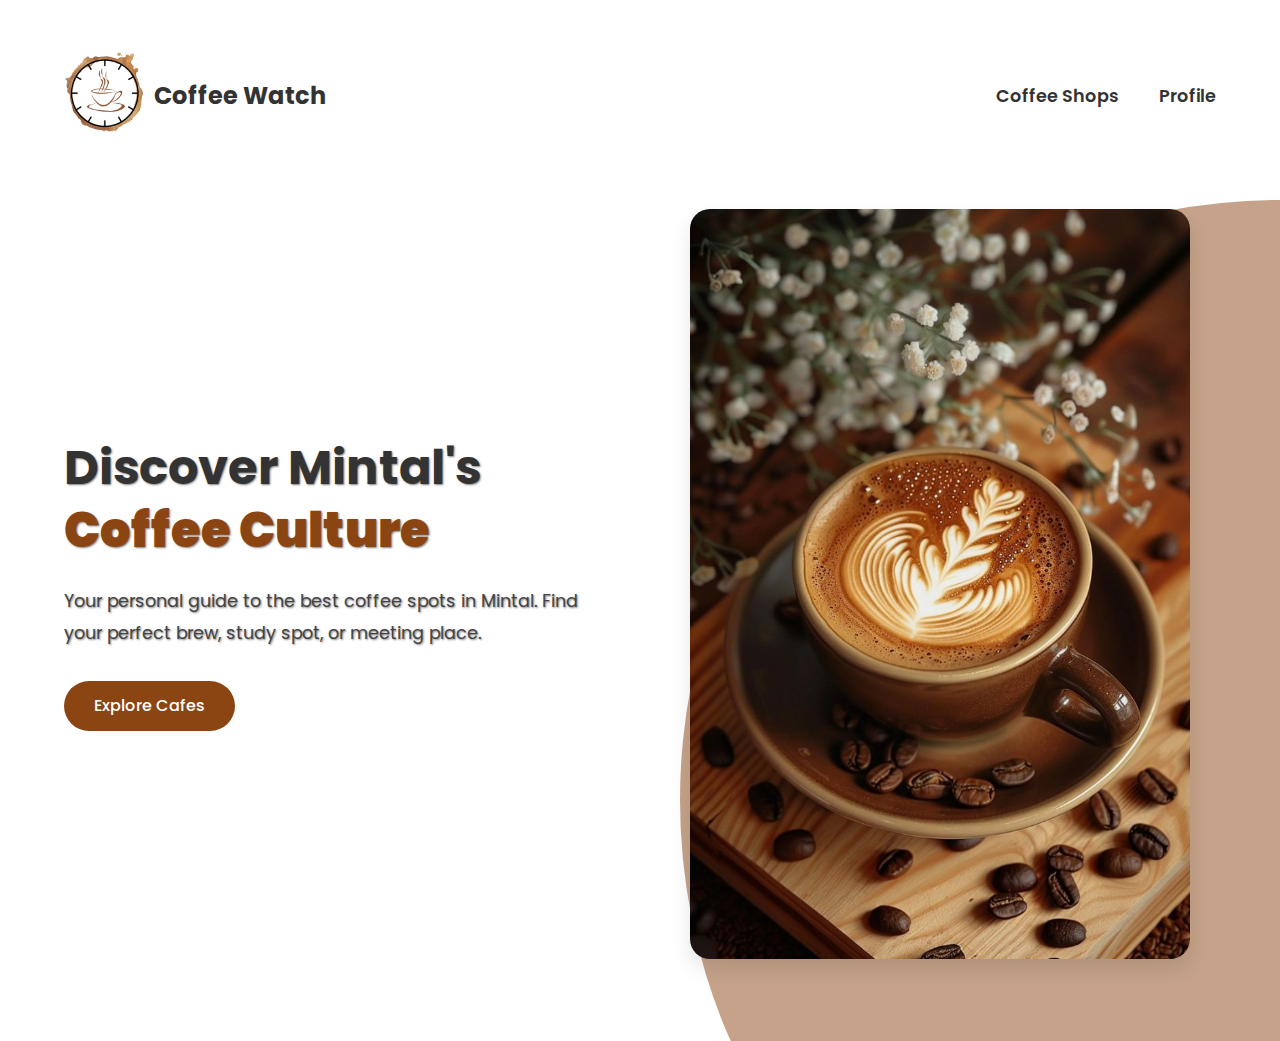
<file: index.html>
<!DOCTYPE html>
<html lang="en">
<head>
    <meta charset="UTF-8">
    <meta name="viewport" content="width=device-width, initial-scale=1.0">
    <title>CoffeeWatch - Mintal, Davao City</title>
    <link rel="stylesheet" href="styles.css">
</head>
<body>
    <section class="main-section">
        <div class="circle"></div>
        <header>
            <div class="logo-container">
                <a href="#"><img src="Images\logo.png" class="logo"></a>
                <span class="brand-name">Coffee Watch</span>
            </div>
            <div class="nav-links">
                <ul>
                    <li><a href="cafes.html">Coffee Shops</a></li>
                    <li><a href="user-dashboard.html">Profile</a></li>
                </ul>
            </div>
        </header>

        <div class="content-wrapper">
            <div class="text-content">
                <h1>Discover Mintal's<br><span>Coffee Culture</span></h1>
                <p>Your personal guide to the best coffee spots in Mintal. 
                   Find your perfect brew, study spot, or meeting place.</p>
                <div class="cta-buttons">
                    <a href="cafes.html" class="primary-btn">Explore Cafes</a>
                </div>
            </div>

            <div class="image-content">
                <img src="Images/index_landingpage.jpg" class="hero-image" alt="Featured Coffee Shop">
            </div>
        </div>
    </section>

    <script src="script.js"></script>
</body>
</html>
</file>
<file: styles.css>
@import url('https://fonts.googleapis.com/css2?family=Poppins:wght@400;500;600;700;900&display=swap');

/* Reset and Base Styles */
* {
    margin: 0;
    padding: 0;
    box-sizing: border-box;
    font-family: 'Poppins', sans-serif;
}

body {
    min-height: 100vh;
    overflow-x: hidden;
}

/* Main Section */
.main-section {
    position: relative;
    width: 100%;
    min-height: 100vh;
    padding: 2rem 5%;
    background: #fff;
}

/* Background Circle */
.circle {
    position: absolute;
    top: 0;
    right: 0;
    width: 100%;
    height: 100%;
    background: rgba(139, 69, 19, 0.5);
    clip-path: circle(600px at right 800px);
    z-index: 1;
}

/* Navigation */
header {
    position: relative;
    width: 100%;
    padding: 20px 0;
    display: flex;
    justify-content: space-between;
    align-items: center;
    z-index: 2;
}

.logo {
    max-width: 80px;
    height: auto;
}

.nav-links ul {
    display: flex;
    gap: 40px;
    list-style: none;
}

.nav-links a {
    color: #333;
    text-decoration: none;
    font-weight: 600;
    font-size: 1.1rem;
    transition: color 0.3s ease;
}

.nav-links a:hover {
    color: #8B4513;
}

/* Main Content */
.content-wrapper {
    position: relative;
    display: flex;
    justify-content: space-between;
    align-items: center;
    padding: 50px 0;
    z-index: 2;
}

/* Text Content */
.text-content {
    max-width: 600px;
    padding-right: 50px;
    line-height: 1.6;
}

.text-content h1 {
    font-size: 3rem;
    color: #333;
    line-height: 1.3;
    margin-bottom: 1.5rem;
    text-shadow: 1px 1px 2px rgba(0, 0, 0, 0.5);
}

.text-content span {
    color: #8B4513;
    font-weight: 900;
}

.text-content p {
    font-size: 1.1rem;
    color: #444;
    margin-bottom: 2rem;
    line-height: 1.8;
    text-shadow: 1px 1px 2px rgba(0, 0, 0, 0.5);
}

/* CTA Buttons */
.cta-buttons {
    display: flex;
    gap: 20px;
}

.primary-btn, .secondary-btn {
    padding: 12px 30px;
    border-radius: 30px;
    text-decoration: none;
    font-weight: 500;
    transition: all 0.3s ease;
}

.primary-btn {
    background: #8B4513;
    color: #fff;
}

.primary-btn:hover {
    background: #6F4E37;
    transform: translateY(-2px);
}

.secondary-btn {
    border: 2px solid #8B4513;
    color: #8B4513;
}

.secondary-btn:hover {
    background: #8B4513;
    color: #fff;
    transform: translateY(-2px);
}

/* Image Content */
.image-content {
    flex: 1;
    display: flex;
    justify-content: center;
    align-items: center;
}

.hero-image {
    max-width: 500px;
    width: 100%;
    height: auto;
    border-radius: 20px;
    box-shadow: 0 10px 20px rgba(0,0,0,0.1);
}

/* Preview Section */
.preview-section {
    position: relative;
    margin-top: 50px;
    z-index: 2;
}

.thumb {
    position: absolute;
    bottom: 20px;
    left: 50%;
    transform: translateX(-50%);
    display: flex;
    gap: 20px;
}

.thumb li {
    list-style: none;
    cursor: pointer;
    transition: 0.5s;
}

.thumb li img {
    max-width: 60px;
    border-radius: 10px;
}

.thumb li:hover {
    transform: translateY(-15px);
}

.logo-container {
    display: flex;
    align-items: center;
    gap: 10px;
}

.brand-name {
    font-size: 1.5rem;
    font-weight: bold;
    color: #333; /* Adjust color to match your design */
}

/* Responsive Design */
@media (max-width: 768px) {
    .content-wrapper {
        flex-direction: column; /* Stack content vertically */
        padding: 20px 0; /* Adjust padding */
    }

    .text-content {
        padding-right: 0; /* Remove right padding */
        text-align: center; /* Center text */
    }

    .text-content h1 {
        font-size: 2.5rem; /* Adjust font size for smaller screens */
    }

    .text-content p {
        font-size: 1rem; /* Adjust paragraph font size */
    }

    .cta-buttons {
        flex-direction: column; /* Stack buttons vertically */
        gap: 10px; /* Reduce gap between buttons */
    }

    .image-content {
        display: flex; /* Ensure the image container is a flex container */
        justify-content: center; /* Center the image */
        align-items: center; /* Center the image vertically */
    }

    .hero-image {
        max-width: 100%; /* Ensure image fits within the screen */
        height: auto; /* Maintain aspect ratio */
        object-fit: cover; /* Cover the container while maintaining aspect ratio */
        margin-top: 20px; /* Add margin above the image */
    }
}

@media (max-width: 480px) {
    .text-content h1 {
        font-size: 2rem; /* Further adjust font size for very small screens */
    }

    .text-content p {
        font-size: 0.9rem; /* Further adjust paragraph font size */
    }

    .primary-btn, .secondary-btn {
        padding: 10px 20px; /* Adjust button padding */
        font-size: 0.9rem; /* Adjust button font size */
    }
}
</file>
